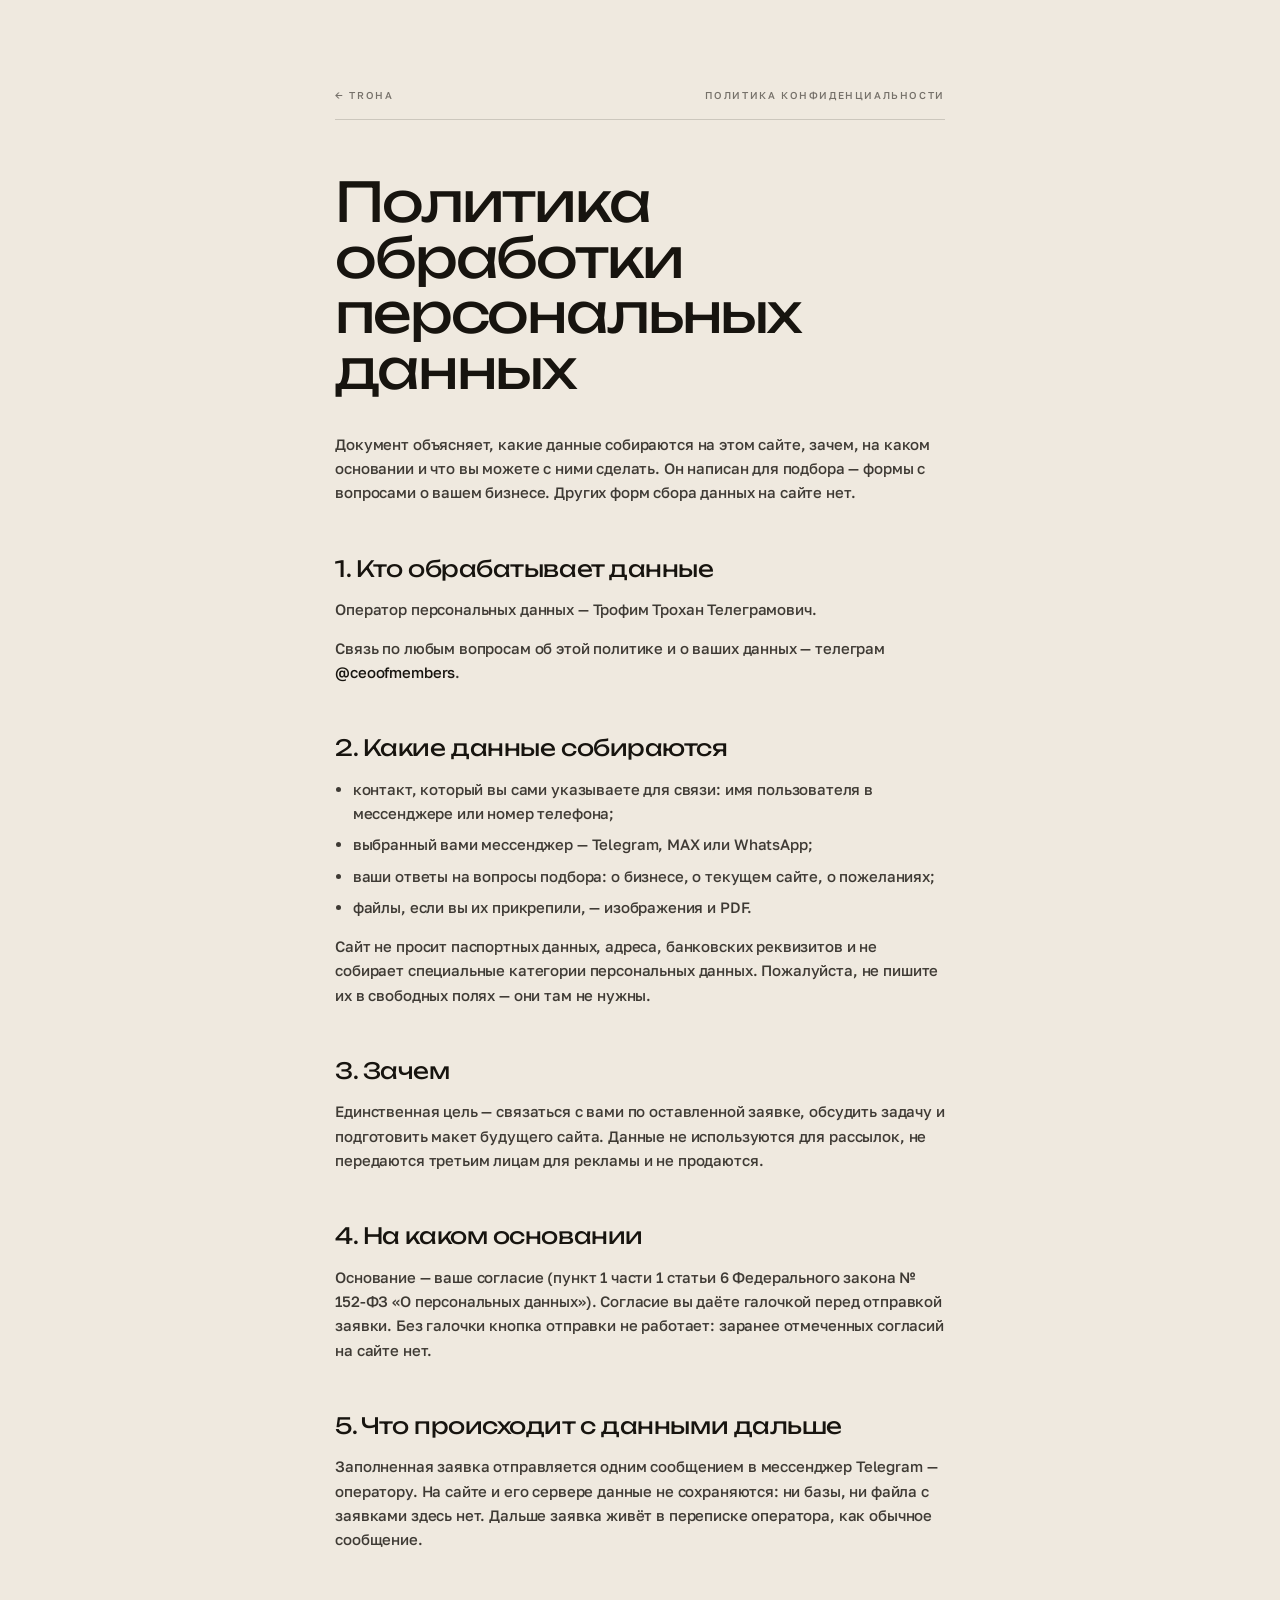
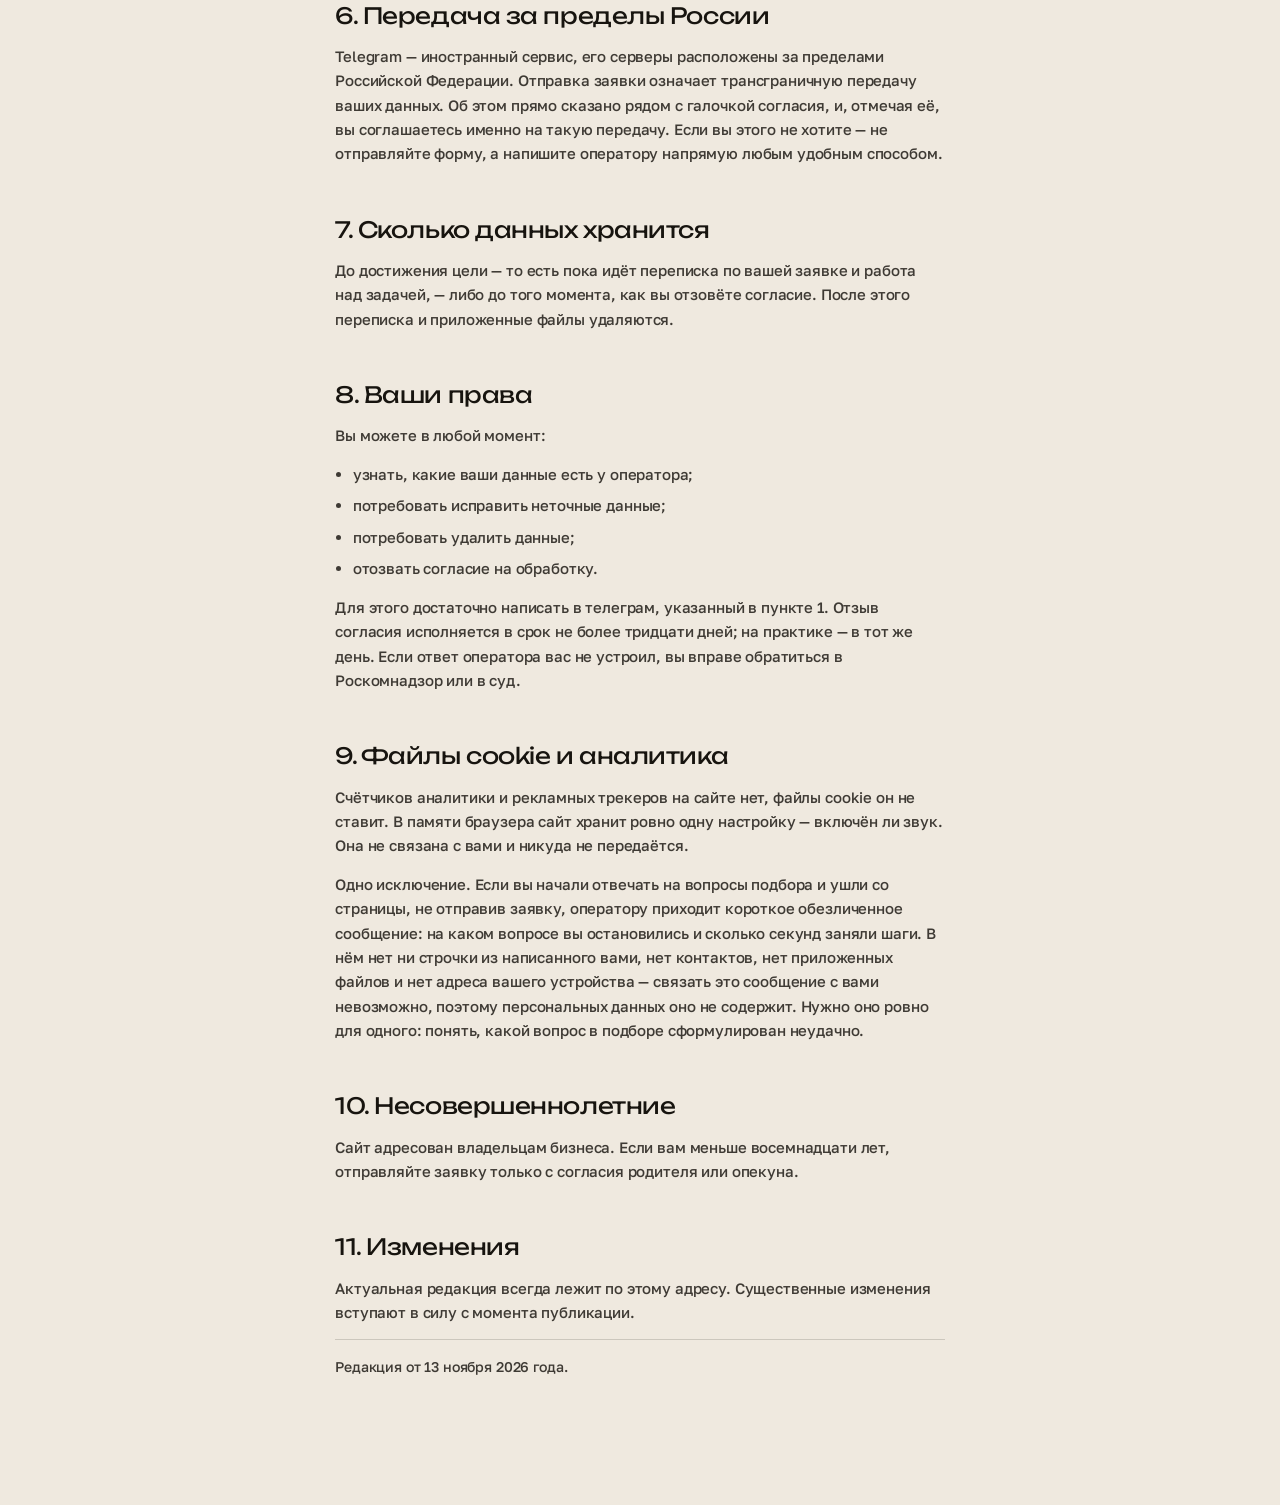
<file: privacy.html>
<!doctype html>
<html lang="ru">
<head>
<meta charset="utf-8">
<meta name="viewport" content="width=device-width, initial-scale=1">
<title>Политика конфиденциальности — TROHA</title>
<meta name="description" content="Как обрабатываются персональные данные, которые вы оставляете в подборе на сайте TROHA: что собирается, зачем, на каком основании и как отозвать согласие.">
<meta name="robots" content="noindex, follow">

<link rel="preconnect" href="https://fonts.googleapis.com">
<link rel="preconnect" href="https://fonts.gstatic.com" crossorigin>
<link href="https://fonts.googleapis.com/css2?family=Unbounded:wght@300;400;700&family=Golos+Text:wght@400;500;600&display=swap" rel="stylesheet">
<link rel="stylesheet" href="styles.css">

<style>
  body{background:var(--paper);color:var(--ink);overflow-x:clip}
  .doc{max-width:74ch;margin:0 auto;
       padding:clamp(2.4rem,7vw,5.5rem) var(--pad) clamp(4rem,9vw,7rem)}
  .doc__top{display:flex;justify-content:space-between;align-items:baseline;
       padding-bottom:1rem;border-bottom:1px solid var(--ink-line);margin-bottom:clamp(2rem,5vw,3.4rem)}
  .doc__top a{color:var(--ink);text-decoration:none}
  .doc__top .label{color:var(--ink-mute)}
  .doc h1{font-family:var(--f-display);font-weight:400;
       font-size:clamp(1.9rem,5vw,3.4rem);line-height:1.02;letter-spacing:-.04em;
       margin:0 0 clamp(1.4rem,3vw,2.2rem)}
  .doc h2{font-family:var(--f-display);font-weight:400;
       font-size:clamp(1.05rem,1.9vw,1.4rem);line-height:1.2;letter-spacing:-.02em;
       margin:clamp(2.2rem,4.5vw,3.2rem) 0 .9rem}
  .doc p,.doc li{line-height:1.62;color:rgb(23 20 15 / .82);margin:0 0 .9rem}
  .doc ul{margin:0 0 .9rem;padding-left:1.1rem}
  .doc li{margin-bottom:.45rem}
  .doc a{color:var(--ink)}
  .doc .fill{background:rgb(108 119 66 / .18);padding:.05em .3em;border-radius:2px}
  .doc__date{color:var(--ink-mute);font-size:.88rem;margin-top:clamp(2.4rem,5vw,3.4rem);
       padding-top:1rem;border-top:1px solid var(--ink-line)}
</style>
</head>
<body>

<main class="doc">

  <div class="doc__top">
    <a class="label" href="index.html">← TROHA</a>
    <span class="label">Политика конфиденциальности</span>
  </div>

  <h1>Политика обработки персональных данных</h1>

  <p>Документ объясняет, какие данные собираются на этом сайте, зачем, на каком
  основании и что вы можете с ними сделать. Он написан для подбора — формы с
  вопросами о вашем бизнесе. Других форм сбора данных на сайте нет.</p>

  <h2>1. Кто обрабатывает данные</h2>
  <p>Оператор персональных данных — Трофим Трохан Телеграмович.</p>
  <p>Связь по любым вопросам об этой политике и о ваших данных — телеграм
  <a href="https://t.me/ceoofmembers">@ceoofmembers</a>.</p>

  <h2>2. Какие данные собираются</h2>
  <ul>
    <li>контакт, который вы сами указываете для связи: имя пользователя в
      мессенджере или номер телефона;</li>
    <li>выбранный вами мессенджер — Telegram, MAX или WhatsApp;</li>
    <li>ваши ответы на вопросы подбора: о бизнесе, о текущем сайте, о пожеланиях;</li>
    <li>файлы, если вы их прикрепили, — изображения и PDF.</li>
  </ul>
  <p>Сайт не просит паспортных данных, адреса, банковских реквизитов и не собирает
  специальные категории персональных данных. Пожалуйста, не пишите их в свободных
  полях — они там не нужны.</p>

  <h2>3. Зачем</h2>
  <p>Единственная цель — связаться с вами по оставленной заявке, обсудить задачу
  и подготовить макет будущего сайта. Данные не используются для рассылок, не
  передаются третьим лицам для рекламы и не продаются.</p>

  <h2>4. На каком основании</h2>
  <p>Основание — ваше согласие (пункт 1 части 1 статьи 6 Федерального закона
  № 152-ФЗ «О персональных данных»). Согласие вы даёте галочкой перед отправкой
  заявки. Без галочки кнопка отправки не работает: заранее отмеченных согласий
  на сайте нет.</p>

  <h2>5. Что происходит с данными дальше</h2>
  <p>Заполненная заявка отправляется одним сообщением в мессенджер Telegram —
  оператору. На сайте и его сервере данные не сохраняются: ни базы, ни файла с
  заявками здесь нет. Дальше заявка живёт в переписке оператора, как обычное
  сообщение.</p>

  <h2>6. Передача за пределы России</h2>
  <p>Telegram — иностранный сервис, его серверы расположены за пределами
  Российской Федерации. Отправка заявки означает трансграничную передачу ваших
  данных. Об этом прямо сказано рядом с галочкой согласия, и, отмечая её, вы
  соглашаетесь именно на такую передачу. Если вы этого не хотите — не отправляйте
  форму, а напишите оператору напрямую любым удобным способом.</p>

  <h2>7. Сколько данных хранится</h2>
  <p>До достижения цели — то есть пока идёт переписка по вашей заявке и работа
  над задачей, — либо до того момента, как вы отзовёте согласие. После этого
  переписка и приложенные файлы удаляются.</p>

  <h2>8. Ваши права</h2>
  <p>Вы можете в любой момент:</p>
  <ul>
    <li>узнать, какие ваши данные есть у оператора;</li>
    <li>потребовать исправить неточные данные;</li>
    <li>потребовать удалить данные;</li>
    <li>отозвать согласие на обработку.</li>
  </ul>
  <p>Для этого достаточно написать в телеграм, указанный в пункте 1. Отзыв
  согласия исполняется в срок не более тридцати дней; на практике — в тот же
  день. Если ответ оператора вас не устроил, вы вправе обратиться в
  Роскомнадзор или в суд.</p>

  <h2>9. Файлы cookie и аналитика</h2>
  <p>Счётчиков аналитики и рекламных трекеров на сайте нет, файлы cookie он не
  ставит. В памяти браузера сайт хранит ровно одну настройку — включён ли звук.
  Она не связана с вами и никуда не передаётся.</p>
  <p>Одно исключение. Если вы начали отвечать на вопросы подбора и ушли со
  страницы, не отправив заявку, оператору приходит короткое обезличенное
  сообщение: на каком вопросе вы остановились и сколько секунд заняли шаги.
  В нём нет ни строчки из написанного вами, нет контактов, нет приложенных
  файлов и нет адреса вашего устройства — связать это сообщение с вами
  невозможно, поэтому персональных данных оно не содержит. Нужно оно ровно
  для одного: понять, какой вопрос в подборе сформулирован неудачно.</p>

  <h2>10. Несовершеннолетние</h2>
  <p>Сайт адресован владельцам бизнеса. Если вам меньше восемнадцати лет,
  отправляйте заявку только с согласия родителя или опекуна.</p>

  <h2>11. Изменения</h2>
  <p>Актуальная редакция всегда лежит по этому адресу. Существенные изменения
  вступают в силу с момента публикации.</p>

  <p class="doc__date">Редакция от 13 ноября 2026 года.</p>

</main>

</body>
</html>
</file>
<file: styles.css>
/* ═══════════ ТОКЕНЫ ═══════════ */
:root{
  --bg:#0b0b0c;
  --fg:#eceae4;
  --mute:rgb(236 234 228 / .52);
  --faint:rgb(236 234 228 / .14);

  /* палитра: шалфей — основной акцент, рядом тёплая лампа проектора
     и два холодных оттенка. Ими подкрашены свет, свечение карточек
     и служебные детали, чтобы сайт не читался как серый. */
  --accent:#b9c48d;
  --amber:#e0a35c;
  --violet:#8a7fa8;
  --rose:#c47fa0;

  --f-display:'Unbounded',sans-serif;
  --f-body:'Golos Text',sans-serif;

  --pad:clamp(1rem,2.2vw,2.5rem);
  --section:clamp(6rem,11vw,11rem);

  --e-reveal:cubic-bezier(.16,1,.3,1);
  --e-inout:cubic-bezier(.65,.05,0,1);
  --e-ui:cubic-bezier(.4,0,.2,1);

  /* бумага финального разворота — объявлена глобально, её видит и подвал */
  --paper:#efe9df; --ink:#17140f;
  --ink-mute:rgb(23 20 15 / .56);
  --ink-line:rgb(23 20 15 / .16);
  --ink-acc:#6c7742;
}

*,*::before,*::after{box-sizing:border-box;margin:0;padding:0}
html{-webkit-font-smoothing:antialiased;text-rendering:optimizeLegibility}
body{
  background:var(--bg);color:var(--fg);
  font-family:var(--f-body);font-size:clamp(.9375rem,1.05vw,1.0625rem);
  font-weight:500;line-height:1.45;letter-spacing:-.01em;
}
/* clip, а не hidden: hidden делает страницу прокручиваемым контейнером
   и убивает position:sticky, на котором держатся герой и плёнка */
html,body{overflow-x:clip}

a{color:inherit;text-decoration:none}
.sr{position:absolute;width:1px;height:1px;overflow:hidden;clip-path:inset(50%)}

.label{
  font-family:var(--f-body);font-size:clamp(.625rem,.75vw,.6875rem);
  font-weight:500;text-transform:uppercase;letter-spacing:.16em;
  line-height:1.5;color:var(--mute);
}

/* маски строк */
.line{display:block;overflow:hidden}
.line__in{display:block;will-change:transform}

/* пословный reveal: запас снизу спасает хвосты у «у», «р», «д» */
.w{display:inline-block;overflow:hidden;vertical-align:bottom;
   padding-bottom:.1em;margin-bottom:-.1em}
.wi{display:inline-block;will-change:transform}

/* ═══════════ КУРСОР ═══════════ */
.cursor{
  position:fixed;top:0;left:0;z-index:130;pointer-events:none;
  width:10px;height:10px;border-radius:50%;background:var(--fg);
  margin:-5px 0 0 -5px;mix-blend-mode:difference;
  display:grid;place-items:center;
  transition:width .4s var(--e-ui),height .4s var(--e-ui),background .4s var(--e-ui);
}
.cursor span{
  font-family:var(--f-body);font-size:.625rem;text-transform:uppercase;
  letter-spacing:.14em;color:var(--bg);opacity:0;white-space:nowrap;
  transition:opacity .3s var(--e-ui);
}
.cursor.is-big{width:86px;height:86px}
.cursor.is-big span{opacity:1}
@media (hover:none){.cursor{display:none}}

/* ═══════════ ШАПКА ═══════════ */
.nav{
  position:fixed;top:0;left:0;right:0;z-index:60;
  display:grid;grid-template-columns:1fr auto 1fr;align-items:center;
  padding:var(--pad);mix-blend-mode:difference;
}
.nav__brand{font-family:var(--f-display);font-weight:700;font-size:.875rem;
  letter-spacing:.12em;color:var(--fg)}
.nav__brand sup{font-size:.5em;vertical-align:super}
.nav__mid{display:flex;gap:1.6rem;justify-self:center}
.nav__mid a{color:var(--fg);position:relative}
.nav__mid a::after{
  content:'';position:absolute;left:0;bottom:-3px;width:100%;height:1px;
  background:currentColor;transform:scaleX(0);transform-origin:right;
  transition:transform .4s var(--e-inout);
}
.nav__mid a:hover::after{transform:scaleX(1);transform-origin:left}

/* соцсети значками: подписи «ТЕЛЕГРАМ · ИНСТАГРАМ» забирали на себя
   слишком много внимания для служебной ссылки */
.nav__right{justify-self:end;display:flex;align-items:center;gap:.55rem}
.nav__ico{
  display:grid;place-items:center;width:32px;height:32px;color:var(--fg);
  border-radius:50%;opacity:.82;
  transition:opacity .35s var(--e-ui),transform .45s var(--e-inout);
}
.nav__ico svg{width:19px;height:19px;display:block;fill:currentColor}
.nav__ico:hover{opacity:1;transform:translateY(-2px) scale(1.06)}

/* ═══════════ ГЕРОЙ ═══════════ */
/* Закрепление делает CSS: высокая оболочка + липкий кадр внутри.
   ScrollTrigger ничего не измеряет и не подменяет, поэтому
   содержимое больше не может уехать вбок на один кадр. */
/* 200svh = экран стоит, пока идёт пролёт, и ровно столько же уезжает
   вверх, пока его выталкивает плёнка. Раньше здесь было 172svh, и
   между концом анимации и приходом плёнки оставался чёрный экран. */
.hero{position:relative;height:200svh}
.hero__inner{
  position:sticky;top:0;height:100svh;min-height:600px;overflow:hidden;
}

.hero__media{position:absolute;inset:0;overflow:hidden;
  will-change:transform,opacity;transform-origin:50% 50%}
.hero__media video{position:absolute;inset:0;width:100%;height:100%;
  object-fit:cover;display:block;
  filter:brightness(2.15) contrast(1.12) saturate(.95)}

/* полотно ряби: рисует то же видео, но с искажением от курсора */
#ripple{position:absolute;inset:0;width:100%;height:100%;display:block;z-index:1}
.has-ripple .hero__media video{opacity:0}

/* подсветка поверх видео: тёплая лампа слева, холодный свет справа —
   выбивка читается, и первый экран перестаёт быть серым */
.veil{position:absolute;inset:0;pointer-events:none;z-index:2;
  background:
    radial-gradient(64% 46% at 28% 38%, rgb(224 163 92 / .16), transparent 70%),
    radial-gradient(58% 44% at 76% 64%, rgb(138 127 168 / .14), transparent 72%),
    radial-gradient(78% 52% at 50% 46%, rgb(255 252 244 / .07), transparent 70%)}

/* запасной фон, если видео не проигралось */
.fakevid{display:none}
.no-video .fakevid{display:block;position:absolute;inset:-12%;background:#0a0a0c;
  background-image:linear-gradient(180deg,
    transparent 18%, rgb(214 206 184 / .13) 46%, rgb(214 206 184 / .07) 62%, transparent 86%);
}
.fakevid i{position:absolute;border-radius:50%;filter:blur(58px);display:block}
.fakevid i:nth-child(1){
  width:72%;height:92%;left:38%;top:-18%;
  background:radial-gradient(circle,rgb(232 224 200 / .86) 0%,rgb(224 163 92 / .34) 38%,transparent 68%);
  animation:drift1 26s infinite alternate var(--e-ui);
}
.fakevid i:nth-child(2){
  width:58%;height:72%;left:-6%;top:22%;
  background:radial-gradient(circle,rgb(138 127 168 / .52) 0%,rgb(110 126 150 / .18) 42%,transparent 70%);
  animation:drift2 34s infinite alternate var(--e-ui);
}
.fakevid i:nth-child(3){
  width:46%;height:52%;left:58%;top:50%;
  background:radial-gradient(circle,rgb(185 196 141 / .42) 0%,transparent 66%);
  animation:drift3 30s infinite alternate var(--e-ui);
}
@keyframes drift1{to{transform:translate3d(-15%,14%,0) scale(1.24)}}
@keyframes drift2{to{transform:translate3d(18%,-12%,0) scale(1.16)}}
@keyframes drift3{to{transform:translate3d(-10%,-16%,0) scale(1.32)}}

.grain{
  position:absolute;inset:0;pointer-events:none;opacity:.5;z-index:2;
  background-image:url("data:image/svg+xml,%3Csvg xmlns='http://www.w3.org/2000/svg' width='200' height='200'%3E%3Cfilter id='n'%3E%3CfeTurbulence type='fractalNoise' baseFrequency='.85' numOctaves='3'/%3E%3C/filter%3E%3Crect width='100%25' height='100%25' filter='url(%23n)' opacity='.42'/%3E%3C/svg%3E");
}

/* выбивка: тёмная вуаль с дырами в форме букв */
.hero__knock{position:absolute;inset:0;width:100%;height:100%;display:block;z-index:3;
  will-change:transform,opacity;transform-origin:50% 48%}
#knockText{transform-box:fill-box;transform-origin:50% 50%}
.hero__knock rect[mask]{fill:var(--bg);fill-opacity:.88}

.hero__bottom{position:absolute;left:0;right:0;bottom:0;z-index:4;
  padding:0 var(--pad) var(--pad)}
.hero__line{height:1px;margin-bottom:1.15rem;
  background:linear-gradient(90deg,var(--accent),rgb(224 163 92 / .5) 42%,var(--faint));
  transform:scaleX(0);transform-origin:left}
.hero__meta{display:grid;grid-template-columns:1fr 1.5fr 1fr .55fr;
  gap:clamp(1rem,3vw,3rem);align-items:start}
.hero__meta .col.right{text-align:right}
.hero__meta .col.wide .line__in{
  font-size:clamp(.9rem,1.15vw,1.0625rem);line-height:1.45;max-width:34ch;color:var(--fg)}

/* ═══════════ КАДРОВАЯ ПОЛОСА НА СТЫКЕ ═══════════
   Пробегает сверху вниз один раз, когда герой передаёт экран плёнке.
   Высота ограничена, поэтому кадр никогда не закрыт целиком. */
.roll{
  position:fixed;left:0;right:0;top:0;height:24vh;z-index:95;
  pointer-events:none;opacity:0;transform:translateY(-150%);
  background:
    linear-gradient(180deg,transparent 0%,rgb(4 4 5 / .94) 34%,
                    rgb(4 4 5 / .94) 64%, transparent 100%);
}
.roll::after{content:'';position:absolute;left:0;right:0;top:34%;height:1px;
  background:linear-gradient(90deg,transparent,rgb(236 234 228 / .5),transparent)}

/* ═══════════ ПОЛЕ ЛЕТАЮЩИХ КАРТОЧЕК ═══════════ */
/* секция наезжает на хвост плёнки: её отрицательный отступ съедает
   последний экран ленты, и пустоты между телефоном и карточками нет */
.field{position:relative;z-index:5;background:var(--bg);
  margin-top:-30svh;height:250svh}
/* кадр с карточками тоже липкий: иначе при высокой секции карточки
   расползаются далеко за экран, а при низкой их успевает накрыть
   финальный лист через полтора оборота колеса */
.field__hold{
  position:sticky;top:0;height:100svh;
  padding:calc(var(--section) * .42) var(--pad) 0;
  display:flex;flex-direction:column}
.field__head{display:flex;justify-content:space-between;
  padding-bottom:1.1rem;border-bottom:1px solid var(--faint);position:relative;z-index:3}
/* фоновое слово: плотное начертание, чтобы карточки лежали на нём,
   а не висели над тонкой надписью */
.field__title{
  font-family:var(--f-display);font-weight:700;
  font-size:clamp(2.4rem,8.6vw,8.2rem);line-height:.86;letter-spacing:-.045em;
  text-transform:uppercase;text-align:center;
  margin-top:clamp(2rem,5.4vw,4.4rem);position:relative;z-index:1;
  pointer-events:none;color:rgb(236 234 228 / .93);
}

/* сцена: каждая карточка получает свою перспективу, как на grail-app */
.field__stage{position:absolute;left:0;right:0;top:6%;bottom:9%;z-index:2;
  perspective:1400px;perspective-origin:50% 45%}

.field__bg{position:absolute;inset:0;overflow:hidden;z-index:0;
  opacity:0;transition:opacity 1.4s var(--e-ui)}
.has-field-video .field__bg{opacity:1}
.field__bg video{width:100%;height:100%;object-fit:cover;display:block;
  transform:scale(1.38) translateY(-11%);transform-origin:center;
  filter:brightness(.54) saturate(.9) contrast(1.04)}
/* верх притушен слабее, чем раньше: секция выезжает из-под плёнки, и
   облака должны быть видны сразу, иначе первым приходит чёрный прямоугольник */
.field__bg::after{content:'';position:absolute;inset:0;
  background:
    linear-gradient(180deg,rgb(11 11 12 / .86) 0%,rgb(11 11 12 / .44) 9%,
                    rgb(11 11 12 / .40) 84%,var(--bg) 100%)}

/* медленный живой свет в глубине секции */
.field__hold::before{
  content:'';position:absolute;inset:-8%;pointer-events:none;z-index:0;
  background:
    radial-gradient(40% 36% at 22% 30%, rgb(185 196 141 / .13), transparent 70%),
    radial-gradient(38% 42% at 78% 62%, rgb(138 127 168 / .15), transparent 72%),
    radial-gradient(32% 28% at 56% 88%, rgb(224 163 92 / .11), transparent 70%);
  animation:fieldGlow 26s ease-in-out infinite alternate;
}
@keyframes fieldGlow{ to{transform:translate3d(2.5%,-3.5%,0) scale(1.14)} }

.card{
  --open:0;--in:.55;--fy:0;--fx:0;--px:0;--py:0;--wob:0;--sz:0;
  opacity:0;                       /* влёт включает JS */
  position:absolute;left:var(--x);top:var(--y);
  width:clamp(130px,12.8vw,196px);
  display:flex;flex-direction:column;gap:.45rem;
  padding:clamp(.6rem,.85vw,.95rem);
  background:var(--fg);color:#14140f;border-radius:5px;
  box-shadow:
    0 18px 44px rgb(0 0 0 / .55),
    0 2px 6px rgb(0 0 0 / .4),
    0 0 40px -14px var(--glow,#8e9ec4);
  transition:box-shadow .65s var(--e-ui), width .8s var(--e-inout);
  will-change:transform;
  transform:
    translate(-50%,-50%)
    translate3d(calc((var(--px,0) + var(--fx,0)) * 1px),
                calc((var(--py,0) + var(--fy,0)) * 1px), 0)
    translateZ(calc(var(--open) * 110px + var(--sz,0) * 1px))
    rotateX(calc(var(--rx) * (1 - var(--open))))
    rotateY(calc(var(--ry) * (1 - var(--open))))
    rotateZ(calc((var(--rz) + var(--wob,0) * 1deg) * (1 - var(--open))))
    scale(calc(var(--s) * (1 + var(--open) * .06) * var(--in,1)));
}
.card__idx{color:rgb(20 20 15 / .45)}
.card__shot{flex:none;aspect-ratio:4/3;border-radius:3px;display:block;
  position:relative;overflow:hidden;background:#1a1a1c}
.card__shot img{width:100%;height:100%;object-fit:cover;object-position:top center;
  display:block}
.card__shot::after{
  content:'';position:absolute;inset:0;
  background:linear-gradient(112deg,transparent 36%,rgb(255 255 255 / .22) 50%,transparent 64%);
  transform:translateX(-130%);
  animation:sheen 9s linear infinite;
  animation-delay:calc(var(--d,.5) * -7s);
}
@keyframes sheen{0%,72%{transform:translateX(-130%)}100%{transform:translateX(130%)}}
.card__name{font-family:var(--f-display);font-weight:500;
  font-size:clamp(.72rem,1.02vw,1rem);line-height:1;letter-spacing:-.035em;
  white-space:nowrap;overflow:hidden;text-overflow:ellipsis}
.card__cat{color:rgb(20 20 15 / .5);font-size:.54rem;line-height:1.3}
.card__desc{
  max-height:0;opacity:0;overflow:hidden;
  font-size:.62rem;line-height:1.5;color:rgb(20 20 15 / .66);
  transition:max-height .8s var(--e-inout), opacity .45s var(--e-ui);
}
.card:hover .card__desc{max-height:8rem;opacity:1}

.card__foot{display:flex;justify-content:space-between;gap:.4rem;
  font-size:.5rem;color:rgb(20 20 15 / .42);
  padding-top:.4rem;border-top:1px solid rgb(20 20 15 / .14)}
.card__foot i{font-style:normal;white-space:nowrap;overflow:hidden;text-overflow:ellipsis}
.card.is-client .card__foot i:first-child{color:#5d6b2f;font-weight:500}

/* рубашки — узор, как у колоды */
.card--back{background:var(--b);aspect-ratio:3/4.2;
  box-shadow:0 14px 36px rgb(0 0 0 / .5), 0 0 40px -16px var(--glow,#8e9ec4)}
.card--back::after{content:'';position:absolute;inset:7%;border-radius:2px;
  background-image:
    radial-gradient(circle at 50% 50%, rgb(20 20 15 / .34) 22%, transparent 23%),
    radial-gradient(circle at 0% 0%,  rgb(20 20 15 / .34) 22%, transparent 23%),
    radial-gradient(circle at 100% 100%, rgb(20 20 15 / .34) 22%, transparent 23%);
  background-size:33% 25%;
  border:1px solid rgb(20 20 15 / .22);
}

/* фокус даём свечением, а не затемнением всей секции */
.field__stage .card:hover{z-index:40!important;
  width:clamp(250px,27vw,374px);
  box-shadow:
    0 46px 92px rgb(0 0 0 / .7),
    0 0 0 1px rgb(236 234 228 / .2),
    0 0 80px -6px var(--glow,#8e9ec4),
    0 0 180px -36px var(--glow,#8e9ec4)}

/* свой оттенок свечения под каждую работу */
.card:nth-child(1){--glow:#7d93b8}
.card:nth-child(2){--glow:#b3a894}
.card:nth-child(3){--glow:#c9a86a}
.card:nth-child(4){--glow:#e0a35c}
.card:nth-child(5){--glow:#8e9ec4}
.card:nth-child(6){--glow:#c47fa0}
.card:nth-child(7){--glow:#b9c48d}
.card:nth-child(8){--glow:#8a7fa8}
.card:nth-child(9){--glow:#e0a35c}

/* ═══════════ ПРОГРЕСС-ПОЛОСА ═══════════ */
.prog{
  position:fixed;left:50%;bottom:clamp(.9rem,2.4vh,1.6rem);
  transform:translateX(-50%);z-index:90;
  display:flex;align-items:center;gap:.8rem;
  width:min(46vw,460px);
}
.prog__track{
  position:relative;flex:1;height:26px;display:flex;align-items:center;
  cursor:grab;touch-action:none;
}
.prog__track::before{
  content:'';position:absolute;left:0;right:0;height:2px;border-radius:2px;
  background:rgb(236 234 228 / .16);
}
.prog__track.is-drag{cursor:grabbing}
.prog__fill{
  position:absolute;left:0;height:2px;width:0;border-radius:2px;
  background:linear-gradient(90deg,var(--violet),var(--accent) 52%,var(--amber));
  pointer-events:none;
}
.prog__knob{
  position:absolute;left:0;width:11px;height:11px;border-radius:50%;
  background:var(--accent);transform:translateX(-50%);pointer-events:none;
  box-shadow:0 0 0 5px rgb(185 196 141 / .16);
  transition:box-shadow .3s var(--e-ui);
}
.prog__track:hover .prog__knob{box-shadow:0 0 0 8px rgb(185 196 141 / .22)}
.prog__pct{min-width:3.4em;text-align:right;color:var(--mute)}
@media (max-width:900px){ .prog{width:min(78vw,340px)} }

/* ═══════════ КНОПКА ЗВУКА ═══════════
   difference, как у шапки: одна кнопка читается и на чёрном,
   и на бумаге в конце страницы. */
/* z-index выше ракорда: иначе первые секунды кнопка закрыта заставкой,
   и выключить звук можно только после того, как он уже прозвучал */
.snd{
  position:fixed;right:var(--pad);bottom:clamp(.9rem,2.4vh,1.6rem);z-index:210;
  display:flex;align-items:center;gap:.55rem;
  background:none;border:0;padding:.4rem;cursor:pointer;
  color:var(--fg);mix-blend-mode:difference;font:inherit;
}
.snd__bars{display:flex;align-items:flex-end;gap:2px;height:14px}
.snd__bars i{display:block;width:2px;height:3px;border-radius:1px;
  background:currentColor;transition:height .3s var(--e-ui)}
.snd.is-on .snd__bars i{animation:eq .9s ease-in-out infinite alternate}
.snd.is-on .snd__bars i:nth-child(2){animation-duration:.63s}
.snd.is-on .snd__bars i:nth-child(3){animation-duration:1.14s}
.snd.is-on .snd__bars i:nth-child(4){animation-duration:.78s}
@keyframes eq{ from{height:3px} to{height:14px} }
.snd__txt{color:currentColor;transition:opacity .3s var(--e-ui)}
.snd:not(.is-on) .snd__txt{opacity:.5}
.snd:hover .snd__txt{opacity:1}
@media (max-width:620px){ .snd__txt{display:none} }

/* ═══════════════════════════════════════════════════════════
   ПЛЁНКА → ТЕЛЕФОН
   Та же схема, что у героя: высокая оболочка, липкий кадр внутри.
   ═══════════════════════════════════════════════════════════ */
/* высота подобрана под длину таймлайна так, чтобы на одну работу
   приходилось около 55svh прокрутки — столько же, сколько и раньше */
.reel{position:relative;height:660svh;background:#060607}
.reel__stage{
  position:sticky;top:0;height:100svh;overflow:hidden;
  display:flex;flex-direction:column;
  padding:calc(var(--pad) + 2.2rem) var(--pad) calc(var(--pad) + 2.4rem);
  gap:clamp(.8rem,2.2vh,1.5rem);
}

/* ── свет проектора: лампа тёплая, поэтому секция не серая ── */
.reel__bg{position:absolute;inset:0;overflow:hidden;z-index:0;background:#060607}

/* фоновое видео секции; нарисованный свет под ним остаётся
   запасным вариантом и приглушается, когда ролик подхватился */
.reel__bg video{position:absolute;inset:0;width:100%;height:100%;
  object-fit:cover;display:block;opacity:0;
  transition:opacity 1.6s var(--e-ui);
  filter:brightness(.62) saturate(.88) contrast(1.05)}
.has-reel-video .reel__bg video{opacity:1}
.has-reel-video .reel__beam{opacity:.3}
.has-reel-video .reel__dust{opacity:.45}
.reel__beam{
  position:absolute;left:50%;top:-34%;width:152%;height:168%;
  transform:translateX(-50%);
  background:
    radial-gradient(56% 40% at 50% 52%, rgb(240 200 142 / .13), transparent 72%),
    conic-gradient(from 199deg at 50% -8%,
      transparent 0deg, rgb(240 200 142 / .085) 15deg,
      rgb(224 163 92 / .03) 27deg, transparent 41deg),
    radial-gradient(44% 34% at 16% 74%, rgb(138 127 168 / .10), transparent 74%);
  filter:blur(26px);
  animation:beam 19s ease-in-out infinite alternate;
}
@keyframes beam{ to{ transform:translateX(-52.5%) scale(1.07); opacity:.78 } }

.reel__dust{
  position:absolute;inset:-22%;
  background-image:
    radial-gradient(1.5px 1.5px at 20% 30%, rgb(244 226 198 / .5), transparent 60%),
    radial-gradient(1.2px 1.2px at 70% 15%, rgb(236 234 228 / .34), transparent 60%),
    radial-gradient(1.8px 1.8px at 45% 68%, rgb(244 226 198 / .32), transparent 60%),
    radial-gradient(1px   1px   at 88% 56%, rgb(236 234 228 / .4),  transparent 60%),
    radial-gradient(1.4px 1.4px at 10% 82%, rgb(244 226 198 / .28), transparent 60%),
    radial-gradient(1.1px 1.1px at 58% 90%, rgb(236 234 228 / .32), transparent 60%);
  background-size:360px 320px;
  animation:dust 38s linear infinite;
}
@keyframes dust{ to{ transform:translate3d(-360px,-320px,0) } }

.reel__bg::after{content:'';position:absolute;inset:0;
  background:
    radial-gradient(130% 96% at 50% 50%, transparent 46%, rgb(6 6 7 / .9) 100%),
    linear-gradient(180deg,var(--bg) 0%,transparent 16%,
                           transparent 84%,var(--bg) 100%)}

.reel__head{position:relative;z-index:2;
  display:flex;justify-content:space-between;align-items:baseline;
  padding-bottom:.9rem;border-bottom:1px solid var(--faint)}
.reel__count b{font-family:var(--f-display);font-weight:500;
  font-size:clamp(1.2rem,2.8vw,2.1rem);letter-spacing:-.03em;color:var(--amber)}

/* середина: полоса работ и телефон лежат слоями.
   perspective нужна пролёту сквозь корпус в конце секции */
.reel__mid{flex:1;min-height:0;position:relative;z-index:2;perspective:1500px}

/* ── ПОЛОСА РАБОТ ──
   Все работы лежат в один ряд и только смещаются вбок. Соседние
   видно всегда — поэтому следующая не появляется из ниоткуда, а
   подъезжает. Масштаб, прозрачность и размытие считает JS по
   расстоянию до центра. */
.reel__deck{position:absolute;inset:0}
.shot{
  position:absolute;left:50%;top:50%;margin:0;
  width:clamp(260px,46vw,720px);height:auto;aspect-ratio:16/10;
  display:flex;flex-direction:column;
  border:1px solid rgb(236 234 228 / .22);border-radius:9px;overflow:hidden;
  background:#0f0f11;
  box-shadow:0 34px 90px rgb(0 0 0 / .66), 0 0 70px -24px rgb(224 163 92 / .45);
  will-change:transform,opacity,filter;
}
.shot__bar{flex:none;height:20px;display:flex;align-items:center;gap:4px;
  padding:0 8px;background:#17171a;border-bottom:1px solid rgb(236 234 228 / .1)}
.shot__bar i{width:5px;height:5px;border-radius:50%;flex:none;
  background:rgb(236 234 228 / .24);display:block}
.shot img{display:block;width:100%;height:100%;object-fit:cover;
  object-position:top center}

/* телефон — отдельным слоем, его ничем не срезает.
   Скругление эллиптическое, как на jjettas: 15%/7.1% и 13.4%/6.4% */
.phone{
  position:absolute;left:50%;top:50%;z-index:3;
  height:86%;width:auto;aspect-ratio:.47;
  background:#0a0a0b;border:1px solid rgb(236 234 228 / .3);
  border-radius:15% / 7.1%;
  box-shadow:0 30px 78px rgb(0 0 0 / .72), 0 0 60px -14px rgb(224 163 92 / .55);
  opacity:0;will-change:transform,opacity;
}
.phone__screen{position:absolute;inset:5px;display:block;overflow:hidden;
  background:#141416;border-radius:13.4% / 6.4%;
  transform-origin:50% 50%;will-change:transform}
.phone__screen video{position:absolute;inset:0;width:100%;height:100%;
  object-fit:cover;display:block}
.phone__sky{opacity:0;z-index:2}

/* лента мобильных версий: кадры лежат стопкой, видно всегда один */
.phone__feed{position:absolute;inset:0;display:block;overflow:hidden;z-index:1}
/* Кадр выше экрана на 12% — это запас под промотку. Без него снимок
   ровно в рост экрана, и стоит сдвинуть его вверх, как снизу вылезает
   пустота. cover вместо растяжения: пропорции снимка не трогаем,
   подрезаем по бокам на несколько процентов. */
.mob{
  position:absolute;left:0;top:0;width:100%;height:112%;display:block;
  object-fit:cover;object-position:top center;
  will-change:transform;backface-visibility:hidden;
}
.phone__notch{position:absolute;top:6px;left:50%;transform:translateX(-50%);
  width:26%;height:8px;border-radius:0 0 7px 7px;background:#0a0a0b;z-index:2}

.reel__foot{flex:none;min-height:3.8em;position:relative;z-index:2}
.reel__name{font-family:var(--f-display);font-weight:500;
  font-size:clamp(1.3rem,3.2vw,2.4rem);line-height:1;letter-spacing:-.035em}
.reel__cat{margin-top:.5rem}

/* ═══════════ ВХОД: КРАСКА ═══════════ */
.intro{
  position:fixed;inset:0;z-index:200;overflow:hidden;background:#0c0b0a;
  display:flex;flex-direction:column;align-items:center;justify-content:center;
  gap:clamp(.6rem,1.6vh,1.2rem);will-change:transform;
}

/* холст с мазками занимает весь экран и кроется по принципу slice:
   мазки должны уходить за края, а не вписываться в кадр */
.intro__art{position:absolute;inset:0;width:100%;height:100%;display:block}

/* Наложение висит на каждом мазке, а не на группе: на группе оно
   смешивает её целиком с фоном, и мазки внутри просто закрывают
   друг друга плашками. По отдельности светлые набирают яркость в
   пересечениях — так ведёт себя краска поверх непросохшей краски. */
.stroke{opacity:.92;mix-blend-mode:screen}

/* Чёрная краска идёт через multiply: на фоне она почти пропадает,
   а на светлом мазке выедает его до настоящего чёрного */
.stroke--ink{opacity:1;mix-blend-mode:multiply}

/* имя поверх краски. difference держит его читаемым и на тёмном
   фоне, и на светлом мазке — подбирать цвет под каждый не нужно */
.intro__word{
  position:relative;z-index:2;
  font-family:var(--f-display);font-weight:800;
  font-size:clamp(2.4rem,11.5vw,9.5rem);line-height:.85;letter-spacing:-.05em;
  color:#f6f4ee;mix-blend-mode:difference;
  clip-path:inset(0 100% 0 0);
}
.intro__sub{position:relative;z-index:2;color:rgb(236 234 228 / .62)}

/* зерно держим ПОД именем: слой с наложением поверх элемента,
   который сам блендится, однажды уже проявил свой прямоугольник
   вокруг логотипа — второй раз наступать на это незачем */
.intro__grain{
  position:absolute;inset:0;z-index:1;pointer-events:none;
  opacity:.4;mix-blend-mode:overlay;
  background-image:url("data:image/svg+xml,%3Csvg xmlns='http://www.w3.org/2000/svg' width='200' height='200'%3E%3Cfilter id='n'%3E%3CfeTurbulence type='fractalNoise' baseFrequency='.9' numOctaves='3'/%3E%3C/filter%3E%3Crect width='100%25' height='100%25' filter='url(%23n)' opacity='.5'/%3E%3C/svg%3E");
}

@media (prefers-reduced-motion:reduce){ .intro{display:none} }

/* ═══════════════════════════════════════════════════════════
   ФИНАЛ: светлый лист наезжает на карточки
   ═══════════════════════════════════════════════════════════ */
.about{
  position:relative;z-index:6;
  margin-top:-16vh;padding:0;
  border:0;background:transparent;
}
.about__sheet{
  background:var(--paper);color:var(--ink);
  border-radius:clamp(18px,2.4vw,34px) clamp(18px,2.4vw,34px) 0 0;
  padding:clamp(2.6rem,7vw,6rem) var(--pad) clamp(3rem,7vw,6rem);
  box-shadow:0 -34px 90px rgb(0 0 0 / .55);
  will-change:transform;
}

.about__head{display:flex;justify-content:space-between;
  padding-bottom:1rem;border-bottom:1px solid var(--ink-line)}
.about__head .label{color:var(--ink-mute)}

.about .about__lead{
  font-family:var(--f-display);font-weight:300;
  font-size:clamp(1.6rem,4.1vw,3.5rem);line-height:1.08;letter-spacing:-.035em;
  max-width:21ch;color:var(--ink);
  margin-top:clamp(2rem,5vw,4rem);
}
.about .about__lead em{font-style:normal;color:var(--ink-acc)}

/* ── ТРИ ОТЛИЧИЯ ──
   Самое продающее место страницы, поэтому набрано крупнее обычного
   текста и разделено линейками: такой список прочитают и те, кто
   сплошной абзац пропускает. */
.about__diff{margin-top:clamp(2.6rem,6vw,5rem)}
.about__diffhead{
  font-family:var(--f-display);font-weight:400;
  font-size:clamp(1.1rem,2vw,1.6rem);line-height:1.1;letter-spacing:-.03em;
  color:var(--ink);margin-bottom:clamp(1rem,2.4vw,1.8rem);
}
.diff{
  display:grid;grid-template-columns:clamp(2.6rem,5vw,4.4rem) minmax(0,1fr);
  gap:clamp(.8rem,2.4vw,2.4rem);align-items:start;
  padding:clamp(1.1rem,2.6vw,2rem) 0;border-top:1px solid var(--ink-line);
}
.diff:last-child{border-bottom:1px solid var(--ink-line)}
.diff b{
  font-family:var(--f-display);font-weight:400;
  font-size:clamp(1rem,1.7vw,1.4rem);line-height:1;letter-spacing:-.02em;
  color:var(--ink-acc);
}
.diff h4{
  font-family:var(--f-display);font-weight:400;
  font-size:clamp(1.05rem,2.1vw,1.7rem);line-height:1.18;letter-spacing:-.03em;
  color:var(--ink);margin-bottom:.6rem;
}
.diff p{
  font-size:clamp(.9rem,1.1vw,1.0625rem);line-height:1.55;
  color:var(--ink-mute);max-width:54ch;
}

.about__cols{
  display:grid;grid-template-columns:repeat(2,minmax(0,1fr));
  gap:clamp(1.2rem,3vw,3rem);
  margin-top:clamp(2rem,5vw,4rem);
}
.about__txt{font-size:clamp(.95rem,1.15vw,1.0625rem);line-height:1.55;
  color:var(--ink-mute);max-width:46ch}

.about__facts{
  display:grid;grid-template-columns:repeat(4,minmax(0,1fr));
  gap:clamp(1rem,2.4vw,2.4rem);
  margin-top:clamp(2.4rem,6vw,4.6rem);
  padding-top:1.3rem;border-top:1px solid var(--ink-line);
}
.fact b{display:block;font-family:var(--f-display);font-weight:400;
  font-size:clamp(1.8rem,4.6vw,3.4rem);line-height:1;letter-spacing:-.04em}
.fact:nth-child(2) b{color:var(--ink-acc)}
.fact span{display:block;margin-top:.5rem;
  font-family:var(--f-body);font-size:.625rem;text-transform:uppercase;
  letter-spacing:.13em;line-height:1.45;color:var(--ink-mute)}

.about__links{display:flex;align-items:center;flex-wrap:wrap;
  gap:clamp(1rem,2.6vw,2.2rem);margin-top:clamp(2.4rem,6vw,4.4rem)}
.about__alt{color:var(--ink-mute);border-bottom:1px solid var(--ink-line);
  padding-bottom:.25rem;transition:color .4s var(--e-ui)}
.about__alt:hover{color:var(--ink)}

.about__cta{
  display:inline-flex;align-items:center;gap:.9rem;
  padding:1.05rem 2rem;border-radius:999px;
  background:var(--ink);color:var(--paper);
  font-size:clamp(.9rem,1.1vw,1.0625rem);font-weight:600;
  transition:gap .45s var(--e-inout), background .45s var(--e-ui);
}
.about__cta:hover{gap:1.5rem;background:var(--ink-acc)}
.about__cta i{font-style:normal}

/* подвал остаётся на той же бумаге — страница заканчивается светом */
.foot{background:var(--paper);color:var(--ink);padding:var(--section) var(--pad) var(--pad);
  border-top:0;margin-top:0;position:relative;z-index:6}
.foot__big{
  display:block;font-family:var(--f-display);font-weight:700;
  font-size:clamp(3.5rem,17vw,15rem);line-height:.82;letter-spacing:-.05em;
  margin-left:-.04em;
}
.foot__row{display:flex;justify-content:space-between;
  margin-top:clamp(2.5rem,6vw,5rem);padding-top:1.1rem;
  border-top:1px solid rgb(23 20 15 / .16)}
.foot .label{color:rgb(23 20 15 / .5)}

/* ═══════════ АДАПТИВ ═══════════ */
@media (max-width:900px){
  .nav__mid{display:none}
  .hero__meta{grid-template-columns:1fr 1fr;row-gap:1.4rem}
  .hero__meta .col.wide{grid-column:1/-1;order:-1}

  .reel__stage{padding-top:calc(var(--pad) + 3.2rem)}
  .shot{width:84vw}
  .phone{width:52vw;height:auto}
  .reel__foot{min-height:4.6em}
  .reel__count b{font-size:1.5rem}

  /* на телефоне 3D-поле не читается: раскладываем карточки обычной сеткой */
  .field{height:auto;margin-top:-28svh}
  .field__hold{position:static;height:auto;padding-bottom:var(--section)}
  .field__bg{display:none}
  .field__stage{position:static;perspective:none;
    display:grid;grid-template-columns:repeat(2,1fr);gap:.9rem;
    margin-top:clamp(2rem,9vw,3.5rem)}
  .card{position:static;width:auto;opacity:1;
    transform:none!important;animation:none!important}
  .card--back{display:none}
  /* на тач-экране ховера нет — описание показываем сразу */
  .card__desc{max-height:none;opacity:1}
  .field__title{text-align:left}

  .about__cols,.about__facts{grid-template-columns:repeat(2,minmax(0,1fr))}
}

@media (prefers-reduced-motion:reduce){
  *,*::before,*::after{animation-duration:.01ms!important;transition-duration:.01ms!important}
}

/* ═══════════════════════════════════════════════════════════
   ПОДБОР
   Тот же лист бумаги, что и «о себе»: палитра, фон и радиус
   общие. Этот лист идёт первым, поэтому наезд на карточки и
   тень достались ему, а нижний просто продолжает бумагу.
   ═══════════════════════════════════════════════════════════ */
.quiz{
  position:relative;z-index:6;
  margin-top:-16vh;padding:0;
  border:0;background:transparent;
}
.quiz__sheet{
  background:var(--paper);color:var(--ink);
  border-radius:clamp(18px,2.4vw,34px) clamp(18px,2.4vw,34px) 0 0;
  padding:clamp(2.6rem,7vw,6rem) var(--pad) clamp(2rem,4vw,3.2rem);
  box-shadow:0 -34px 90px rgb(0 0 0 / .55);
  will-change:transform;
}
/* нижний лист продолжает этот: без скругления, без тени и без
   собственного наезда, иначе посреди бумаги виден шов */
.quiz + .about{margin-top:0}
.quiz + .about .about__sheet{border-radius:0;box-shadow:none}

.quiz__head{display:flex;justify-content:space-between;
  padding-bottom:1rem;border-bottom:1px solid var(--ink-line)}
.quiz__head .label{color:var(--ink-mute)}

.quiz__body{
  position:relative;
  padding:clamp(2.2rem,5.5vw,4.4rem) 0 clamp(1.4rem,3vw,2.4rem);
  min-height:clamp(380px,46vh,560px);
}

/* Огромная цифра шага уходит за левый край листа. Это и счётчик,
   и единственный осознанный слом симметрии на развороте. */
.quiz__num{
  position:absolute;left:calc(var(--pad) * -1);top:-.12em;
  font-family:var(--f-display);font-weight:800;
  font-size:clamp(7rem,22vw,18rem);line-height:.72;letter-spacing:-.05em;
  color:var(--ink);opacity:.055;pointer-events:none;user-select:none;
}

.quiz__step{position:relative;z-index:1}

.quiz__q{
  font-family:var(--f-display);font-weight:400;
  font-size:clamp(1.55rem,4.4vw,3.4rem);line-height:1.04;letter-spacing:-.035em;
  max-width:19ch;margin:0 0 clamp(1.6rem,3.4vw,2.8rem);
}
/* обрез, из-под которого выезжает строка вопроса */
.quiz__q .m{display:block;overflow:hidden;padding-bottom:.08em}
.quiz__q i{display:block;font-style:normal}

.quiz__hint{color:var(--ink-mute);max-width:46ch;
  margin:-.9rem 0 clamp(1.4rem,3vw,2.2rem);font-size:.95em}
.quiz__sub{display:block;color:var(--ink-mute);
  margin:0 0 .9rem;padding-top:.6rem;border-top:1px solid var(--ink-line)}
.quiz__extra:empty{display:none}

/* ── первый вопрос: четыре картинки ──
   Нарочно не ровная сетка: соседние карточки стоят на разной
   высоте. Ровные четыре прямоугольника читаются как шаблон. */
.quiz__cards{
  display:grid;grid-template-columns:repeat(4,1fr);
  gap:clamp(.7rem,1.6vw,1.4rem);align-items:start;
}
.quiz__cards .quiz__card:nth-child(2){margin-top:clamp(.8rem,2.4vw,2.2rem)}
.quiz__cards .quiz__card:nth-child(4){margin-top:clamp(.5rem,1.6vw,1.5rem)}

.quiz__card{
  appearance:none;border:0;padding:0;margin:0;text-align:left;cursor:pointer;
  background:transparent;color:inherit;font:inherit;display:block;
  transition:transform .6s var(--e-reveal);
}
.quiz__card img{
  width:100%;aspect-ratio:16/10;object-fit:cover;display:block;
  border-radius:4px;background:#e2dbcd;
  filter:grayscale(.3) contrast(1.02);
  transition:filter .55s var(--e-ui), box-shadow .55s var(--e-ui);
  box-shadow:0 1px 0 rgb(23 20 15 / .14);
}
.quiz__card span{
  display:block;margin-top:.85rem;
  font-size:clamp(.82rem,1.05vw,.98rem);line-height:1.3;
  letter-spacing:-.01em;color:var(--ink);
}
.quiz__card i{
  display:block;margin-top:.4rem;height:1px;background:var(--ink-line);
  transform:scaleX(0);transform-origin:0 50%;
  transition:transform .55s var(--e-reveal);
}
@media (hover:hover){
  .quiz__card:hover{transform:translateY(-5px)}
  .quiz__card:hover img{filter:grayscale(0) contrast(1.04);
    box-shadow:0 14px 34px rgb(23 20 15 / .22)}
  .quiz__card:hover i{transform:scaleX(1)}
}
.quiz__card:focus-visible{outline:2px solid var(--ink);outline-offset:6px}

/* ── обычные варианты: строки на волосяных линиях, не плашки ── */
.quiz__opts{list-style:none;margin:0;padding:0;border-top:1px solid var(--ink-line)}
.quiz__opt{
  appearance:none;border:0;background:transparent;color:inherit;font:inherit;
  width:100%;text-align:left;cursor:pointer;display:flex;align-items:baseline;
  gap:clamp(.8rem,2vw,1.6rem);
  padding:clamp(.85rem,1.9vw,1.35rem) 0;
  border-bottom:1px solid var(--ink-line);
  font-size:clamp(1rem,1.7vw,1.35rem);letter-spacing:-.015em;
  transition:padding-left .5s var(--e-reveal), color .4s var(--e-ui);
}
.quiz__opt b{
  font-weight:400;color:var(--ink-mute);font-size:.72em;
  letter-spacing:.1em;flex:none;min-width:2.2em;
  font-family:var(--f-body);
}
@media (hover:hover){
  .quiz__opt:hover{padding-left:clamp(.6rem,1.4vw,1.1rem)}
  .quiz__opt:hover b{color:var(--ink-acc)}
}
.quiz__opt[aria-pressed="true"]{color:var(--ink-acc)}
.quiz__opt:focus-visible{outline:2px solid var(--ink);outline-offset:3px}

/* ── поля ── */
.quiz__field{
  width:100%;background:transparent;border:0;border-bottom:1px solid var(--ink);
  color:var(--ink);font-family:var(--f-display);font-weight:300;
  font-size:clamp(1.15rem,2.6vw,2rem);line-height:1.3;letter-spacing:-.03em;
  padding:.5rem 0 .7rem;border-radius:0;
}
.quiz__field::placeholder{color:rgb(23 20 15 / .3)}
.quiz__field:focus{outline:0;border-bottom-color:var(--ink-acc)}
textarea.quiz__field{
  font-family:var(--f-body);font-size:clamp(.98rem,1.3vw,1.1rem);
  line-height:1.5;letter-spacing:0;resize:vertical;min-height:7.5em;
  border:1px solid var(--ink-line);padding:.9rem 1rem;border-radius:3px;
}
textarea.quiz__field:focus{border-color:var(--ink-acc)}

/* ── файлы ── */
.quiz__files{margin-top:clamp(1rem,2.2vw,1.6rem)}
.quiz__drop{
  display:flex;align-items:center;gap:.8rem;cursor:pointer;position:relative;
  border:1px dashed rgb(23 20 15 / .3);border-radius:3px;
  padding:clamp(.9rem,2vw,1.3rem) clamp(1rem,2.2vw,1.5rem);
  color:var(--ink-mute);transition:border-color .4s var(--e-ui), color .4s var(--e-ui);
}
.quiz__drop:hover,.quiz__drop.is-over{border-color:var(--ink-acc);color:var(--ink)}
.quiz__drop input{position:absolute;width:1px;height:1px;opacity:0;pointer-events:none}
.quiz__list{list-style:none;margin:.8rem 0 0;padding:0;display:flex;
  flex-wrap:wrap;gap:.5rem}
.quiz__file{
  display:inline-flex;align-items:center;gap:.5rem;
  border:1px solid var(--ink-line);border-radius:999px;
  padding:.32rem .4rem .32rem .8rem;font-size:.82rem;color:var(--ink-mute);
  max-width:100%;
}
.quiz__file em{font-style:normal;overflow:hidden;text-overflow:ellipsis;
  white-space:nowrap;max-width:14ch}
.quiz__file button{
  appearance:none;border:0;background:rgb(23 20 15 / .08);color:var(--ink);
  width:1.35rem;height:1.35rem;border-radius:50%;cursor:pointer;
  font:inherit;line-height:1;flex:none}
.quiz__file button:hover{background:rgb(23 20 15 / .18)}

/* ── кнопки ── */
.quiz__row{display:flex;align-items:center;gap:1.2rem;flex-wrap:wrap;
  margin-top:clamp(1.6rem,3.4vw,2.6rem)}
.quiz__go{
  appearance:none;border:0;cursor:pointer;font:inherit;
  background:var(--ink);color:var(--paper);
  padding:clamp(.85rem,1.7vw,1.1rem) clamp(1.6rem,3vw,2.4rem);
  border-radius:999px;letter-spacing:-.01em;
  transition:transform .5s var(--e-reveal), opacity .4s var(--e-ui);
}
.quiz__go:hover{transform:translateY(-2px)}
.quiz__go[disabled]{opacity:.35;cursor:not-allowed;transform:none}
.quiz__back{
  appearance:none;border:0;background:transparent;cursor:pointer;
  font-family:var(--f-body);font-size:clamp(.625rem,.75vw,.6875rem);
  letter-spacing:.14em;text-transform:uppercase;color:var(--ink-mute);
  padding:.4rem 0;
}
.quiz__back:hover{color:var(--ink)}
.quiz__skip{background:transparent;color:var(--ink-mute);
  border:1px solid var(--ink-line)}
.quiz__skip:hover{color:var(--ink);border-color:var(--ink)}

/* ── согласие ── */
.quiz__consent{
  display:flex;gap:.8rem;align-items:flex-start;
  margin-top:clamp(1.4rem,3vw,2.2rem);
  font-size:.86rem;line-height:1.45;color:var(--ink-mute);max-width:62ch;
}
.quiz__consent input{
  appearance:none;flex:none;width:1.15rem;height:1.15rem;margin-top:.1rem;
  border:1px solid var(--ink);border-radius:2px;cursor:pointer;
  background:transparent;transition:background .3s var(--e-ui);
}
.quiz__consent input:checked{background:var(--ink)}
.quiz__consent input:checked::after{
  content:'';display:block;width:.34rem;height:.62rem;
  margin:.1rem auto 0;border:solid var(--paper);
  border-width:0 2px 2px 0;transform:rotate(42deg)}
.quiz__consent input:focus-visible{outline:2px solid var(--ink-acc);outline-offset:2px}
.quiz__consent a{color:var(--ink);text-decoration:underline;
  text-underline-offset:.2em}

/* ── финал ── */
.quiz__channels{display:flex;gap:.6rem;flex-wrap:wrap;margin-bottom:1.6rem}
.quiz__ch{
  appearance:none;cursor:pointer;font:inherit;
  background:transparent;color:var(--ink);
  border:1px solid var(--ink-line);border-radius:999px;
  padding:.6rem 1.3rem;letter-spacing:-.01em;
  transition:border-color .4s var(--e-ui), background .4s var(--e-ui);
}
.quiz__ch:hover{border-color:var(--ink)}
.quiz__ch[aria-pressed="true"]{background:var(--ink);color:var(--paper);
  border-color:var(--ink)}

.quiz__note{color:var(--ink-mute);font-size:.86rem;margin-top:1rem;max-width:52ch}
.quiz__err{color:#8d3326;font-size:.86rem;margin-top:.8rem;min-height:1.2em}
.quiz__nojs{color:var(--ink-mute);padding:2rem 0}
.quiz__nojs a{color:var(--ink)}

/* тонкая линия прогресса по низу листа вместо полоски «шаг 2 из 5» */
.quiz__rail{height:1px;background:var(--ink-line);position:relative;
  margin-top:clamp(1rem,2.4vw,1.8rem)}
.quiz__rail i{position:absolute;left:0;top:0;height:1px;width:0;
  background:var(--ink-acc);transition:width .8s var(--e-reveal)}

/* ловушка для ботов: настоящий человек её не видит */
.quiz__trap{position:absolute;left:-9999px;width:1px;height:1px;opacity:0}

@media (max-width:860px){
  .quiz__cards{grid-template-columns:repeat(2,1fr);gap:1rem .8rem}
  .quiz__cards .quiz__card:nth-child(2),
  .quiz__cards .quiz__card:nth-child(4){margin-top:0}
  .quiz__num{left:0;font-size:clamp(5rem,20vw,9rem);opacity:.045}
  .quiz__body{min-height:0;padding-top:clamp(1.6rem,6vw,2.6rem)}
  .quiz__q{max-width:none}
}
</file>
